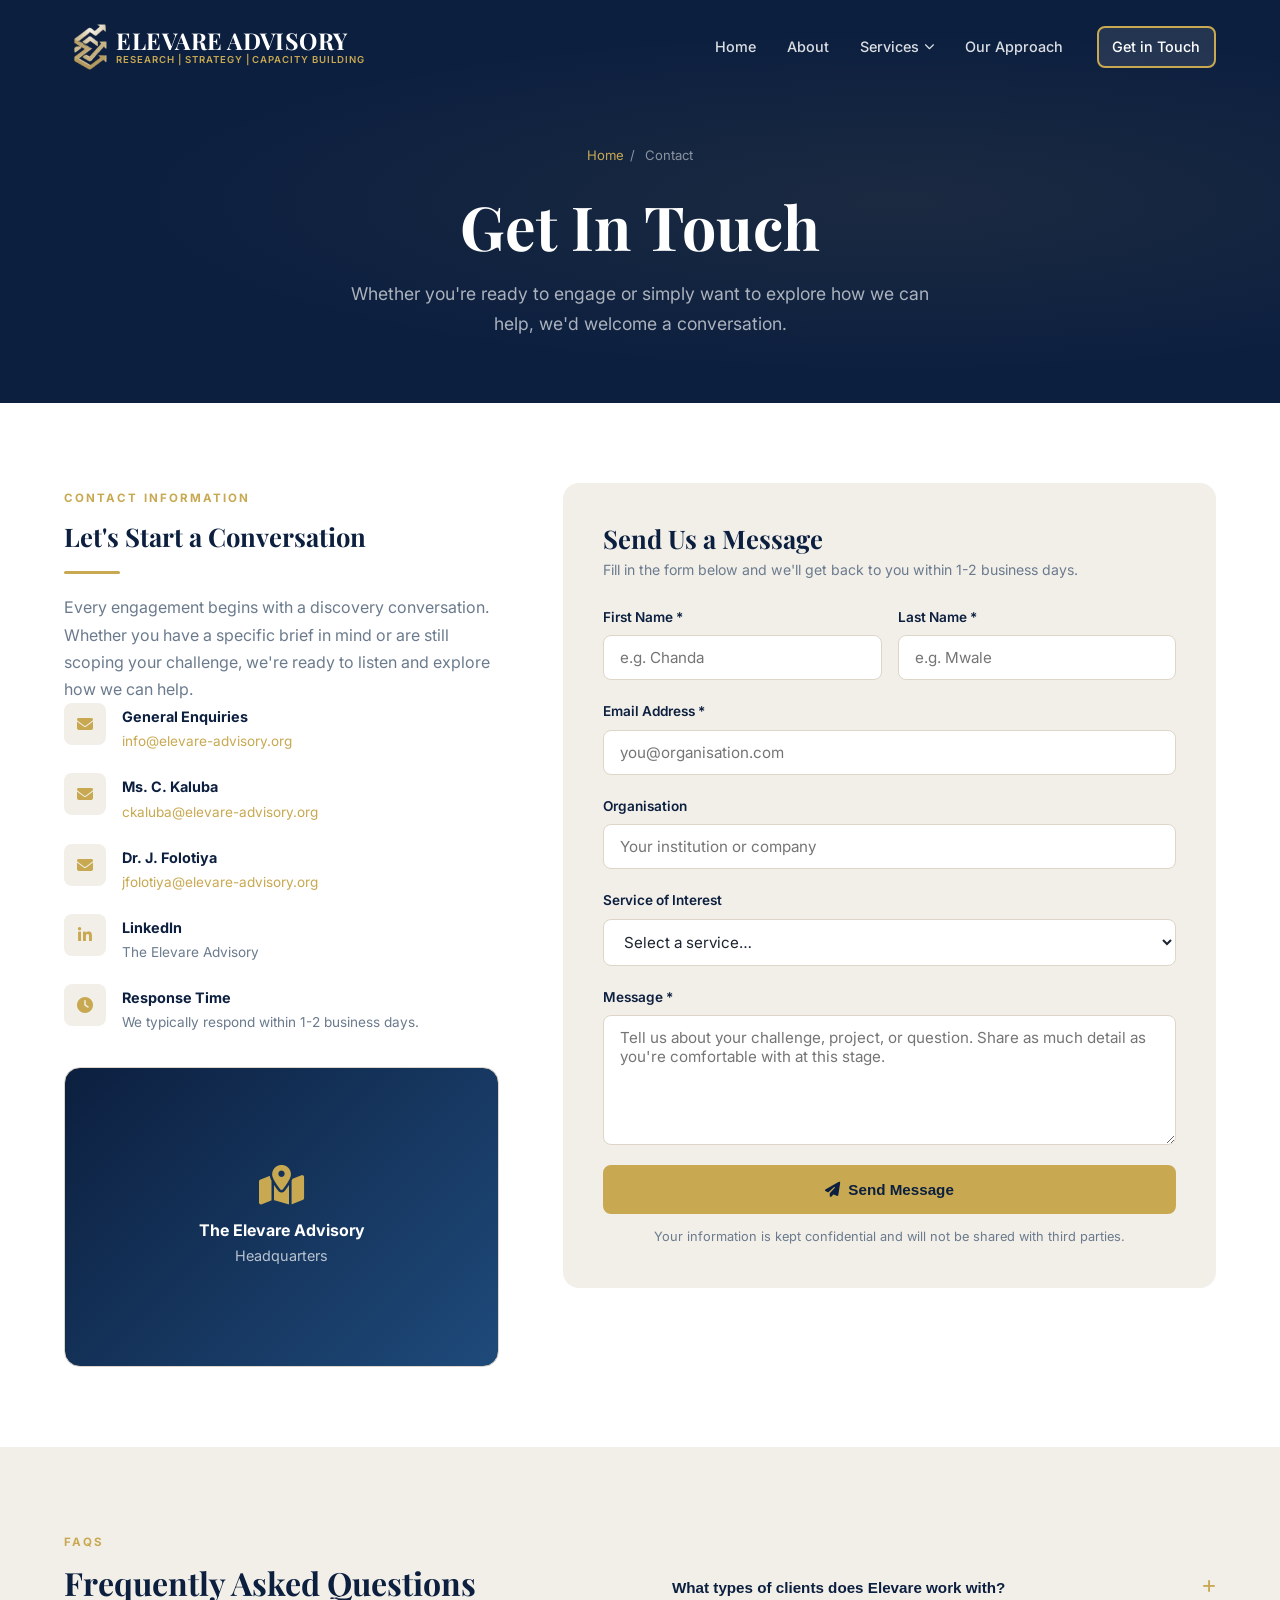
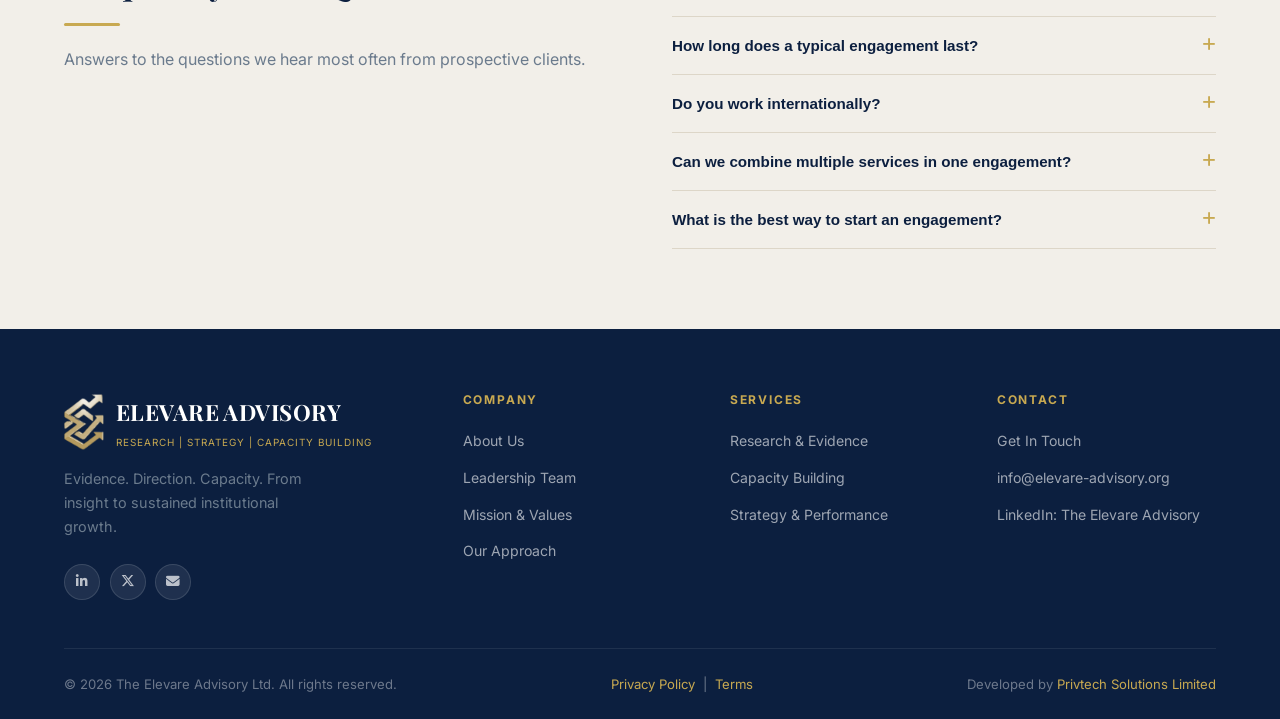
<file: contact.html>
<!DOCTYPE html>
<html lang="en">
<head>
  <meta charset="UTF-8" />
  <meta name="viewport" content="width=device-width, initial-scale=1.0" />
  <title>Contact - The Elevare Advisory</title>
  <meta name="description" content="Contact The Elevare Advisory. Partnering with multilateral institutions, governments, and leading enterprises." />
  <link rel="preconnect" href="https://fonts.googleapis.com" />
  <link rel="preconnect" href="https://fonts.gstatic.com" crossorigin />
  <link href="https://fonts.googleapis.com/css2?family=Playfair+Display:wght@400;500;600;700;800&family=Inter:wght@300;400;500;600;700&display=swap" rel="stylesheet" />
  <link rel="stylesheet" href="https://cdnjs.cloudflare.com/ajax/libs/font-awesome/6.5.0/css/all.min.css" />
  <link rel="stylesheet" href="css/style.css" />
  <style>
    .faq-list { margin-top: 2rem; }
    .faq-item { border-bottom: 1px solid var(--border); }
    .faq-question {
      display: flex; justify-content: space-between; align-items: center;
      padding: 1.25rem 0; cursor: pointer; font-weight: 600; color: var(--navy);
      font-size: 0.95rem; gap: 1rem;
      background: none; border: none; width: 100%; text-align: left;
    }
    .faq-question i { color: var(--gold); transition: transform 0.3s; flex-shrink: 0; }
    .faq-question.open i { transform: rotate(45deg); }
    .faq-answer {
      max-height: 0; overflow: hidden;
      transition: max-height 0.4s ease, padding 0.3s ease;
      font-size: 0.92rem; color: var(--muted);
    }
    .faq-answer.open { max-height: 300px; padding-bottom: 1.25rem; }
    .map-placeholder {
      width: 100%; height: 300px; border-radius: var(--radius-lg);
      background: linear-gradient(135deg, var(--navy) 0%, var(--navy-light) 100%);
      display: flex; flex-direction: column; align-items: center; justify-content: center;
      gap: 0.75rem; margin-top: 2rem; border: 1px solid var(--border);
    }
    .map-placeholder i { font-size: 2.5rem; color: var(--gold); }
    .map-placeholder p { color: rgba(255,255,255,0.7); font-size: 0.9rem; text-align: center; max-width: 220px; }
    .map-placeholder strong { color: var(--white); display: block; font-size: 1rem; }
  </style>
</head>
<body>

  <!-- ── NAVIGATION ── -->
  <nav class="navbar scrolled">
    <div class="container">
      <div class="nav-inner">
        <a href="index.html" class="nav-logo-wrap">
          <img src="logo-icon.png" alt="" class="nav-logo-icon" aria-hidden="true" />
          <div class="nav-logo">
            <span class="nav-logo-name">Elevare Advisory</span>
            <span class="nav-logo-tag">Research | Strategy | Capacity Building</span>
          </div>
        </a>
        <div class="nav-links">
          <a href="index.html">Home</a>
          <a href="about.html">About</a>
          <div class="nav-dropdown-wrap">
            <a href="services.html" class="nav-dropdown-trigger">Services <i class="fa-solid fa-chevron-down nav-chevron"></i></a>
            <div class="nav-dropdown">
              <a href="services.html#research-evidence">Research &amp; Evidence</a>
              <a href="services.html#capacity-building">Capacity Building</a>
              <a href="services.html#strategy-performance">Strategy &amp; Performance</a>
            </div>
          </div>
          <a href="approach.html">Our Approach</a>
          <a href="contact.html" class="btn btn-primary nav-cta active">Get in Touch</a>
        </div>
        <button class="hamburger" aria-label="Toggle menu">
          <span></span><span></span><span></span>
        </button>
      </div>
    </div>
  </nav>

  <!-- ── PAGE HERO ── -->
  <section class="page-hero">
    <div class="container">
      <div class="breadcrumb"><a href="index.html">Home</a><span>/</span> Contact</div>
      <h1 class="page-hero-title">Get In Touch</h1>
      <p class="page-hero-sub">Whether you're ready to engage or simply want to explore how we can help, we'd welcome a conversation.</p>
    </div>
  </section>

  <!-- ── CONTACT SECTION ── -->
  <section class="section contact-section">
    <div class="container">
      <div class="contact-grid">

        <!-- LEFT: Info -->
        <div class="reveal-left">
          <span class="section-label">Contact Information</span>
          <h3>Let's Start a Conversation</h3>
          <div class="gold-line"></div>
          <p>Every engagement begins with a discovery conversation. Whether you have a specific brief in mind or are still scoping your challenge, we're ready to listen and explore how we can help.</p>

          <div class="contact-details">
            <div class="contact-item">
              <div class="contact-item-icon"><i class="fa-solid fa-envelope"></i></div>
              <div class="contact-item-text">
                <strong>General Enquiries</strong>
                <p><a href="mailto:info@elevare-advisory.org" style="color:var(--gold);">info@elevare-advisory.org</a></p>
              </div>
            </div>
            <div class="contact-item">
              <div class="contact-item-icon"><i class="fa-solid fa-envelope"></i></div>
              <div class="contact-item-text">
                <strong>Ms. C. Kaluba</strong>
                <p><a href="mailto:ckaluba@elevare-advisory.org" style="color:var(--gold);">ckaluba@elevare-advisory.org</a></p>
              </div>
            </div>
            <div class="contact-item">
              <div class="contact-item-icon"><i class="fa-solid fa-envelope"></i></div>
              <div class="contact-item-text">
                <strong>Dr. J. Folotiya</strong>
                <p><a href="mailto:jfolotiya@elevare-advisory.org" style="color:var(--gold);">jfolotiya@elevare-advisory.org</a></p>
              </div>
            </div>
            <div class="contact-item">
              <div class="contact-item-icon"><i class="fa-brands fa-linkedin-in"></i></div>
              <div class="contact-item-text">
                <strong>LinkedIn</strong>
                <p>The Elevare Advisory</p>
              </div>
            </div>
            <div class="contact-item">
              <div class="contact-item-icon"><i class="fa-solid fa-clock"></i></div>
              <div class="contact-item-text">
                <strong>Response Time</strong>
                <p>We typically respond within 1-2 business days.</p>
              </div>
            </div>
          </div>

          <!-- Map placeholder -->
          <div class="map-placeholder">
            <i class="fa-solid fa-map-location-dot"></i>
            <p><strong>The Elevare Advisory</strong>Headquarters</p>
          </div>
        </div>

        <!-- RIGHT: Form -->
        <div class="reveal-right">
          <div class="contact-form">
            <h3 style="margin-bottom:0.25rem;">Send Us a Message</h3>
            <p style="font-size:0.88rem;margin-bottom:1.5rem;">Fill in the form below and we'll get back to you within 1-2 business days.</p>

            <form id="contactForm" novalidate>
              <div class="form-row">
                <div class="form-group">
                  <label for="firstName">First Name *</label>
                  <input type="text" id="firstName" name="firstName" placeholder="e.g. Chanda" required />
                </div>
                <div class="form-group">
                  <label for="lastName">Last Name *</label>
                  <input type="text" id="lastName" name="lastName" placeholder="e.g. Mwale" required />
                </div>
              </div>
              <div class="form-group">
                <label for="email">Email Address *</label>
                <input type="email" id="email" name="email" placeholder="you@organisation.com" required />
              </div>
              <div class="form-group">
                <label for="organisation">Organisation</label>
                <input type="text" id="organisation" name="organisation" placeholder="Your institution or company" />
              </div>
              <div class="form-group">
                <label for="service">Service of Interest</label>
                <select id="service" name="service">
                  <option value="" disabled selected>Select a service…</option>
                  <option>Research &amp; Evidence</option>
                  <option>Capacity Building</option>
                  <option>Strategy &amp; Performance</option>
                  <option>General Enquiry</option>
                  <option>Multiple Services</option>
                </select>
              </div>
              <div class="form-group">
                <label for="message">Message *</label>
                <textarea id="message" name="message" placeholder="Tell us about your challenge, project, or question. Share as much detail as you're comfortable with at this stage." required></textarea>
              </div>
              <button type="submit" class="btn btn-primary form-submit">
                <i class="fa-solid fa-paper-plane"></i> Send Message
              </button>
              <p class="form-notice">Your information is kept confidential and will not be shared with third parties.</p>
            </form>
          </div>
        </div>

      </div>
    </div>
  </section>

  <!-- ── FAQ ── -->
  <section class="section" style="background:var(--light);">
    <div class="container">
      <div class="grid-2" style="align-items:start;gap:4rem;">
        <div class="reveal-left">
          <span class="section-label">FAQs</span>
          <h2 class="section-title" style="font-size:2rem;">Frequently Asked Questions</h2>
          <div class="gold-line"></div>
          <p>Answers to the questions we hear most often from prospective clients.</p>
        </div>
        <div class="faq-list reveal-right">
          <div class="faq-item">
            <button class="faq-question">
              What types of clients does Elevare work with?
              <i class="fa-solid fa-plus"></i>
            </button>
            <div class="faq-answer">We work with multilateral institutions (UNDP, UNICEF, USAID and others), government ministries, corporate institutions, development partners, and foundations.</div>
          </div>
          <div class="faq-item">
            <button class="faq-question">
              How long does a typical engagement last?
              <i class="fa-solid fa-plus"></i>
            </button>
            <div class="faq-answer">Engagement length varies by scope. A focused research study may run 6-12 weeks. A full institutional transformation programme may span 6-18 months. We are flexible and can design phased approaches where appropriate.</div>
          </div>
          <div class="faq-item">
            <button class="faq-question">
              Do you work internationally?
              <i class="fa-solid fa-plus"></i>
            </button>
            <div class="faq-answer">Yes. We have experience delivering engagements across multiple countries and are familiar with diverse institutional contexts. We design our approach to fit the specific context of each engagement.</div>
          </div>
          <div class="faq-item">
            <button class="faq-question">
              Can we combine multiple services in one engagement?
              <i class="fa-solid fa-plus"></i>
            </button>
            <div class="faq-answer">Absolutely. In fact, some of our most impactful engagements combine two or more pillars into an integrated programme. We will design the right combination based on your specific challenge.</div>
          </div>
          <div class="faq-item">
            <button class="faq-question">
              What is the best way to start an engagement?
              <i class="fa-solid fa-plus"></i>
            </button>
            <div class="faq-answer">The best starting point is a brief discovery conversation, and no formal brief is required. Use the contact form above or reach out directly via email, and we will schedule an initial call to understand your context and explore how we can help.</div>
          </div>
        </div>
      </div>
    </div>
  </section>

  <!-- ── FOOTER ── -->
  <footer class="footer">
    <div class="container">
      <div class="footer-grid">
        <div class="footer-brand">
          <div class="footer-logo">
            <img src="logo-icon.png" alt="" class="footer-logo-icon" aria-hidden="true" />
            <div>
              <span class="footer-logo-name">Elevare Advisory</span>
              <span class="footer-logo-tag">Research | Strategy | Capacity Building</span>
            </div>
          </div>
          <p class="footer-tagline">Evidence. Direction. Capacity. From insight to sustained institutional growth.</p>
          <div class="footer-social">
            <a href="#" class="social-btn" aria-label="LinkedIn"><i class="fa-brands fa-linkedin-in"></i></a>
            <a href="#" class="social-btn" aria-label="Twitter/X"><i class="fa-brands fa-x-twitter"></i></a>
            <a href="#" class="social-btn" aria-label="Email"><i class="fa-solid fa-envelope"></i></a>
          </div>
        </div>
        <div class="footer-col">
          <h5>Company</h5>
          <ul>
            <li><a href="about.html">About Us</a></li>
            <li><a href="about.html#team">Leadership Team</a></li>
            <li><a href="about.html#values">Mission &amp; Values</a></li>
            <li><a href="approach.html">Our Approach</a></li>
          </ul>
        </div>
        <div class="footer-col">
          <h5>Services</h5>
          <ul>
            <li><a href="services.html#research-evidence">Research &amp; Evidence</a></li>
            <li><a href="services.html#capacity-building">Capacity Building</a></li>
            <li><a href="services.html#strategy-performance">Strategy &amp; Performance</a></li>
          </ul>
        </div>
        <div class="footer-col">
          <h5>Contact</h5>
          <ul>
            <li><a href="contact.html">Get In Touch</a></li>
            <li><a href="mailto:info@elevare-advisory.org">info@elevare-advisory.org</a></li>
            <li><a href="#">LinkedIn: The Elevare Advisory</a></li>
          </ul>
        </div>
      </div>
      <div class="footer-bottom">
        <span>&copy; 2026 The Elevare Advisory Ltd. All rights reserved.</span>
        <span><a href="#">Privacy Policy</a> &nbsp;|&nbsp; <a href="#">Terms</a></span>
        <span>Developed by <a href="https://www.privtech.net" target="_blank" rel="noopener noreferrer">Privtech Solutions Limited</a></span>
      </div>
    </div>
  </footer>

  <script src="js/main.js"></script>
  <script src="js/content.js"></script>
</body>
</html>
</file>
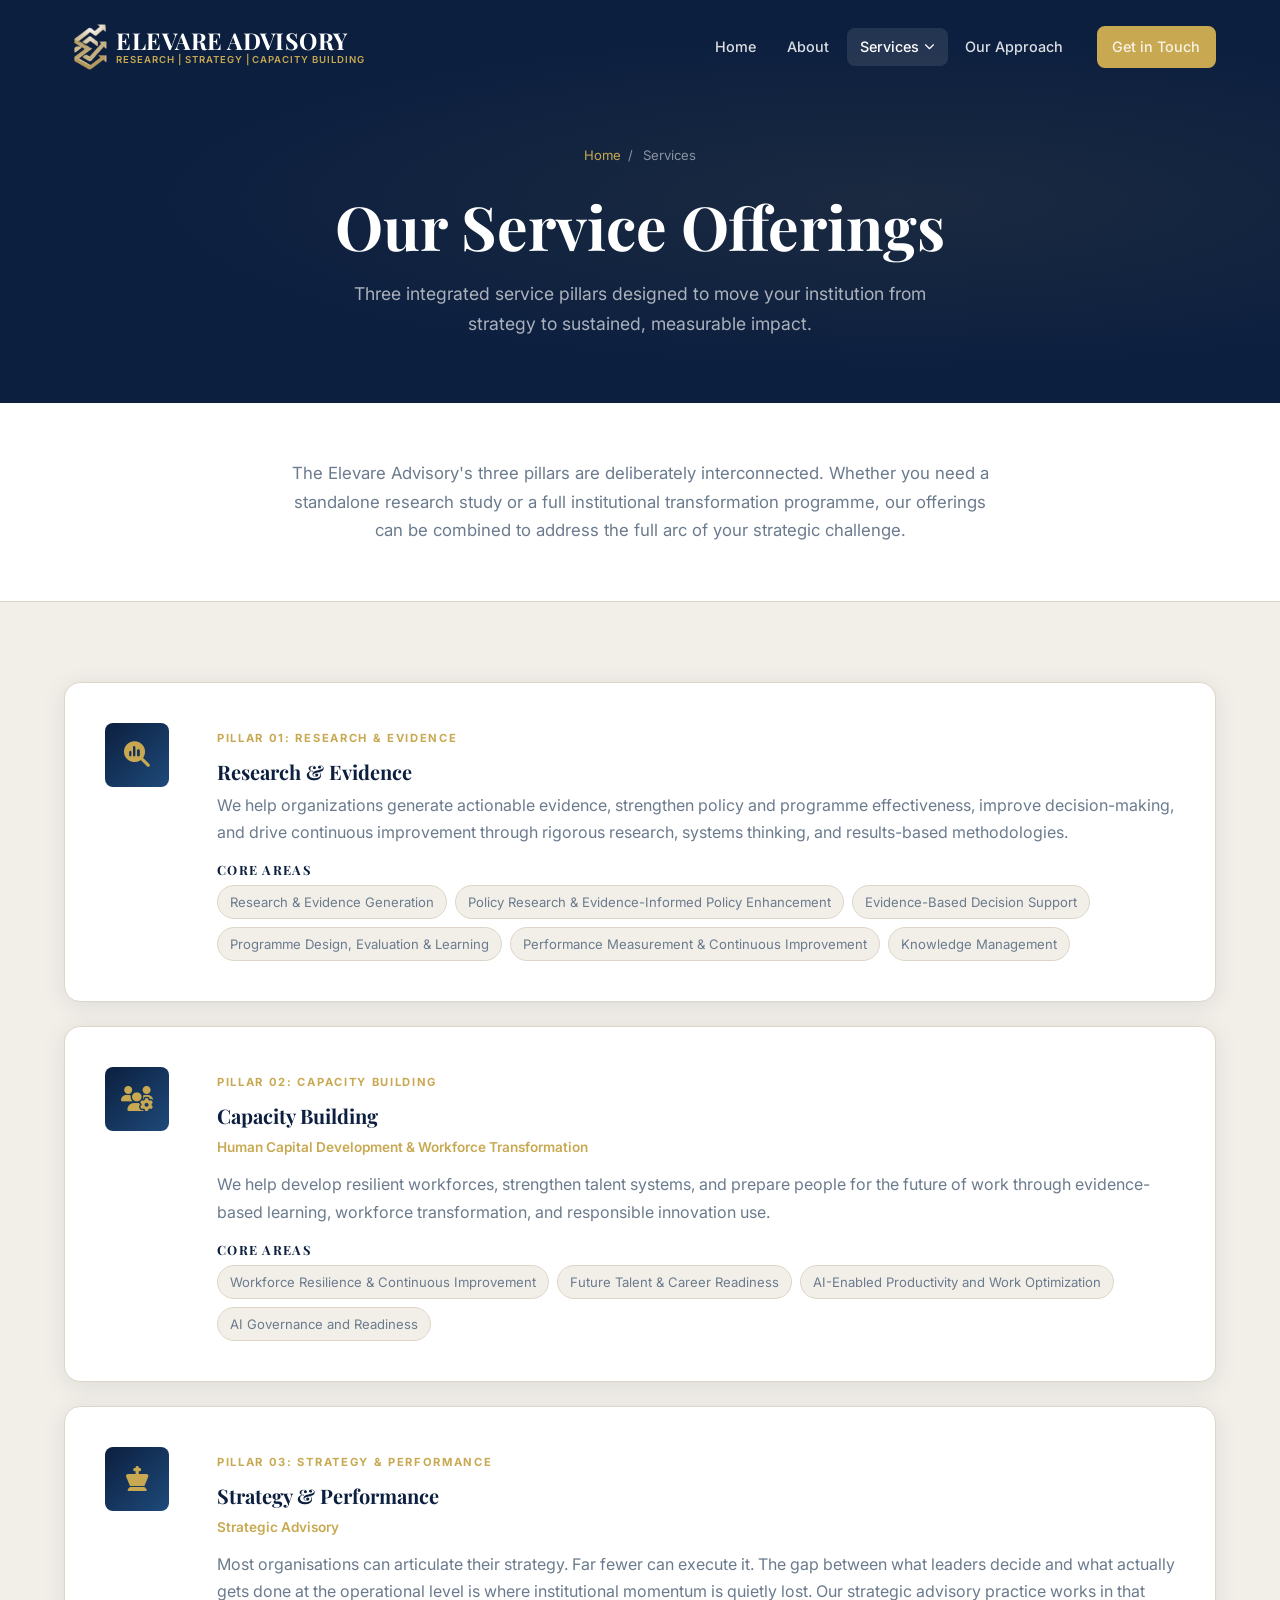
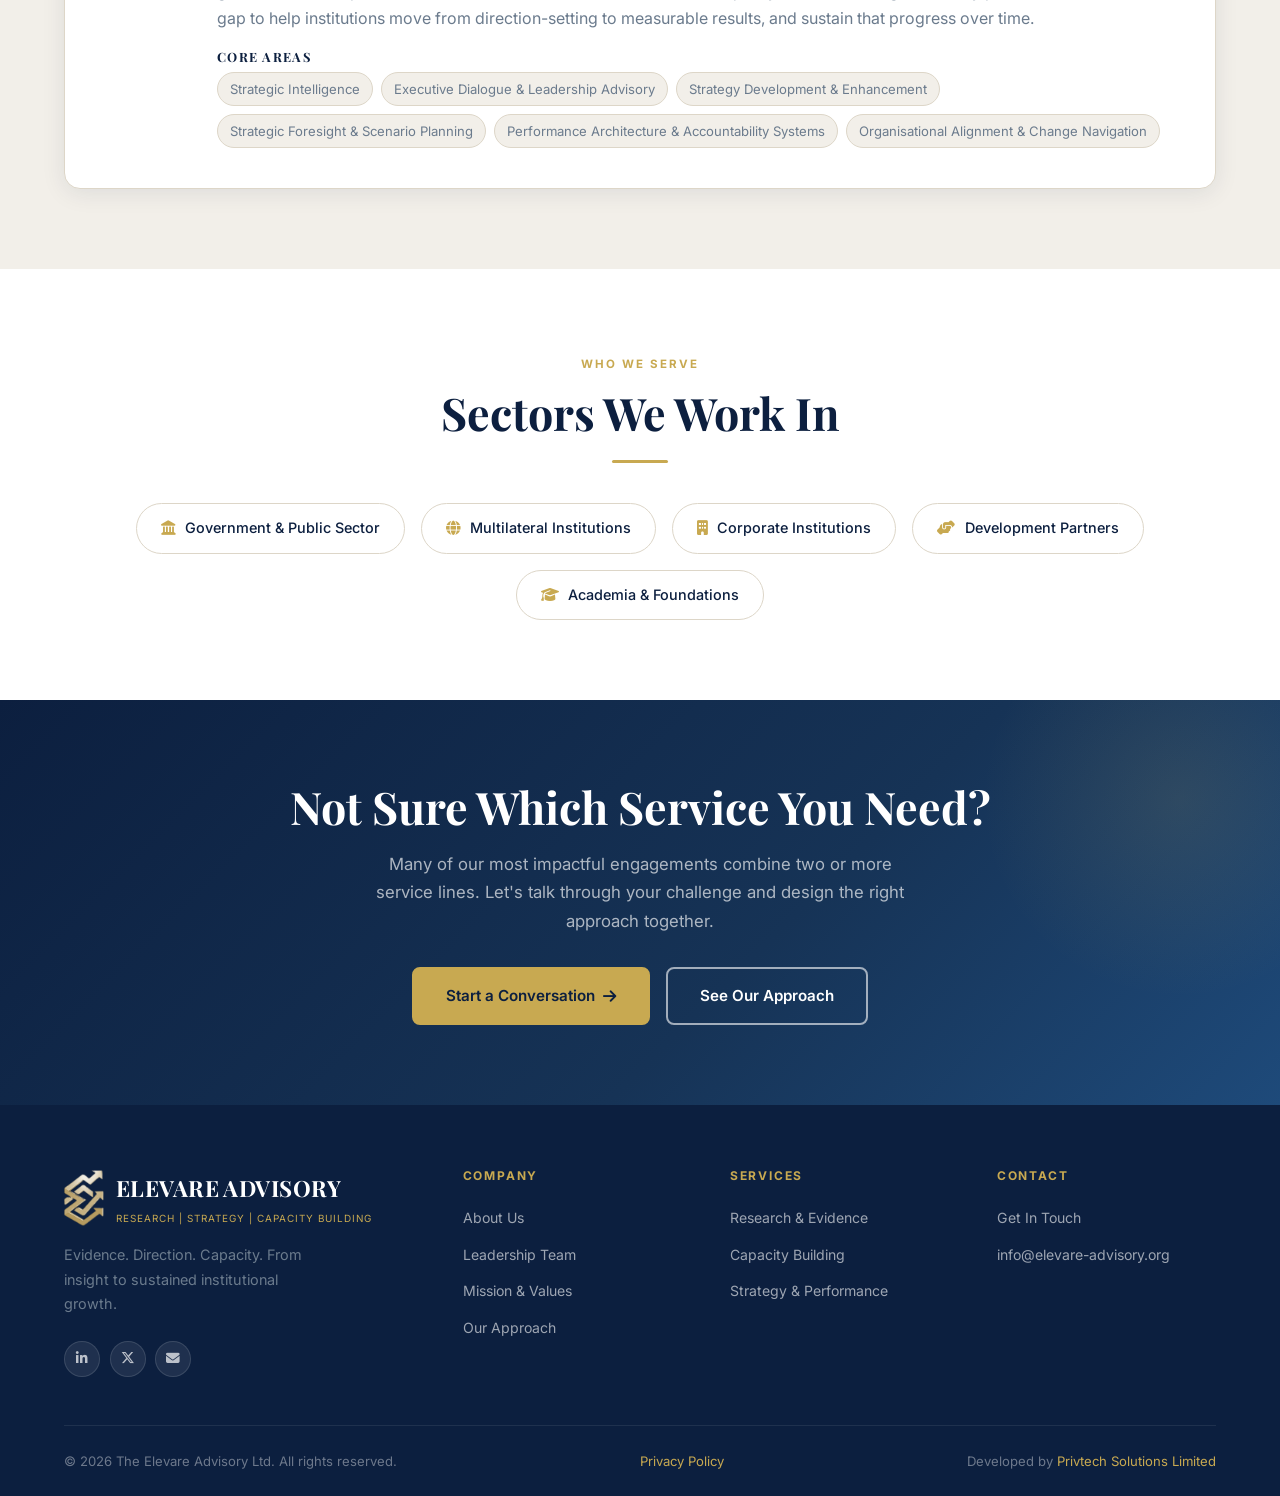
<file: services.html>
<!DOCTYPE html>
<html lang="en">
<head>
  <meta charset="UTF-8" />
  <meta name="viewport" content="width=device-width, initial-scale=1.0" />
  <title>Services - The Elevare Advisory</title>
  <meta name="description" content="Explore The Elevare Advisory's three integrated service pillars: Research &amp; Evidence, Capacity Building, and Strategy &amp; Performance." />
  <link rel="preconnect" href="https://fonts.googleapis.com" />
  <link rel="preconnect" href="https://fonts.gstatic.com" crossorigin />
  <link href="https://fonts.googleapis.com/css2?family=Playfair+Display:wght@400;500;600;700;800&family=Inter:wght@300;400;500;600;700&display=swap" rel="stylesheet" />
  <link rel="stylesheet" href="https://cdnjs.cloudflare.com/ajax/libs/font-awesome/6.5.0/css/all.min.css" />
  <link rel="stylesheet" href="css/style.css" />
  <style>
    .service-full {
      display: grid; grid-template-columns: 80px 1fr; gap: 2rem;
      background: var(--white); border-radius: var(--radius-lg);
      padding: 2.5rem; box-shadow: var(--shadow);
      border: 1px solid var(--border);
      transition: var(--transition);
      scroll-margin-top: 110px;
    }
    .service-full:hover { box-shadow: var(--shadow-lg); border-color: var(--gold); }
    .service-full-icon {
      width: 64px; height: 64px; border-radius: var(--radius);
      background: linear-gradient(135deg, var(--navy), var(--navy-light));
      display: flex; align-items: center; justify-content: center;
      font-size: 1.6rem; color: var(--gold); flex-shrink: 0;
    }
    .service-full-body h3 { font-size: 1.25rem; margin-bottom: 0.5rem; }
    .service-full-body .service-tag {
      display: inline-block; font-size: 0.7rem; font-weight: 700;
      letter-spacing: 0.15em; text-transform: uppercase;
      color: var(--gold); margin-bottom: 0.75rem;
    }
    .service-full-body p { margin-bottom: 1rem; }
    .service-includes { margin-top: 1rem; }
    .service-includes h5 { font-size: 0.8rem; font-weight: 700; text-transform: uppercase; letter-spacing: 0.1em; color: var(--navy); margin-bottom: 0.5rem; }
    .service-includes ul { display: flex; flex-wrap: wrap; gap: 0.5rem; }
    .service-includes ul li {
      font-size: 0.82rem; color: var(--muted);
      background: var(--light); border: 1px solid var(--border);
      padding: 0.3rem 0.75rem; border-radius: 100px;
    }
    .services-full-grid { display: flex; flex-direction: column; gap: 1.5rem; }
    @media (max-width: 600px) {
      .service-full { grid-template-columns: 1fr; }
      .service-full-icon { width: 52px; height: 52px; font-size: 1.3rem; }
    }
  </style>
</head>
<body>

  <!-- ── NAVIGATION ── -->
  <nav class="navbar scrolled">
    <div class="container">
      <div class="nav-inner">
        <a href="index.html" class="nav-logo-wrap">
          <img src="logo-icon.png" alt="" class="nav-logo-icon" aria-hidden="true" />
          <div class="nav-logo">
            <span class="nav-logo-name">Elevare Advisory</span>
            <span class="nav-logo-tag">Research | Strategy | Capacity Building</span>
          </div>
        </a>
        <div class="nav-links">
          <a href="index.html">Home</a>
          <a href="about.html">About</a>
          <div class="nav-dropdown-wrap">
            <a href="services.html" class="nav-dropdown-trigger active">Services <i class="fa-solid fa-chevron-down nav-chevron"></i></a>
            <div class="nav-dropdown">
              <a href="services.html#research-evidence">Research &amp; Evidence</a>
              <a href="services.html#capacity-building">Capacity Building</a>
              <a href="services.html#strategy-performance">Strategy &amp; Performance</a>
            </div>
          </div>
          <a href="approach.html">Our Approach</a>
          <a href="contact.html" class="btn btn-primary nav-cta">Get in Touch</a>
        </div>
        <button class="hamburger" aria-label="Toggle menu">
          <span></span><span></span><span></span>
        </button>
      </div>
    </div>
  </nav>

  <!-- ── PAGE HERO ── -->
  <section class="page-hero">
    <div class="container">
      <div class="breadcrumb"><a href="index.html">Home</a><span>/</span> Services</div>
      <h1 class="page-hero-title">Our Service Offerings</h1>
      <p class="page-hero-sub">Three integrated service pillars designed to move your institution from strategy to sustained, measurable impact.</p>
    </div>
  </section>

  <!-- ── SERVICES INTRO ── -->
  <section class="section-sm" style="background:var(--white);border-bottom:1px solid var(--border);">
    <div class="container section-center reveal">
      <p style="max-width:700px;margin:0 auto;font-size:1.05rem;">The Elevare Advisory's three pillars are deliberately interconnected. Whether you need a standalone research study or a full institutional transformation programme, our offerings can be combined to address the full arc of your strategic challenge.</p>
    </div>
  </section>

  <!-- ── SERVICES LIST ── -->
  <section class="section" style="background:var(--light);">
    <div class="container">
      <div class="services-full-grid">

        <div class="service-full reveal" id="research-evidence">
          <div class="service-full-icon"><i class="fa-solid fa-magnifying-glass-chart"></i></div>
          <div class="service-full-body">
            <span class="service-tag">Pillar 01: Research &amp; Evidence</span>
            <h3>Research &amp; Evidence</h3>
            <p>We help organizations generate actionable evidence, strengthen policy and programme effectiveness, improve decision-making, and drive continuous improvement through rigorous research, systems thinking, and results-based methodologies.</p>
            <div class="service-includes">
              <h5>Core Areas</h5>
              <ul>
                <li>Research &amp; Evidence Generation</li>
                <li>Policy Research &amp; Evidence-Informed Policy Enhancement</li>
                <li>Evidence-Based Decision Support</li>
                <li>Programme Design, Evaluation &amp; Learning</li>
                <li>Performance Measurement &amp; Continuous Improvement</li>
                <li>Knowledge Management</li>
              </ul>
            </div>
          </div>
        </div>

        <div class="service-full reveal" id="capacity-building">
          <div class="service-full-icon"><i class="fa-solid fa-users-gear"></i></div>
          <div class="service-full-body">
            <span class="service-tag">Pillar 02: Capacity Building</span>
            <h3>Capacity Building</h3>
            <p style="color:var(--gold);font-weight:600;font-size:0.85rem;margin-bottom:0.75rem;">Human Capital Development &amp; Workforce Transformation</p>
            <p>We help develop resilient workforces, strengthen talent systems, and prepare people for the future of work through evidence-based learning, workforce transformation, and responsible innovation use.</p>
            <div class="service-includes">
              <h5>Core Areas</h5>
              <ul>
                <li>Workforce Resilience &amp; Continuous Improvement</li>
                <li>Future Talent &amp; Career Readiness</li>
                <li>AI-Enabled Productivity and Work Optimization</li>
                <li>AI Governance and Readiness</li>
              </ul>
            </div>
          </div>
        </div>

        <div class="service-full reveal" id="strategy-performance">
          <div class="service-full-icon"><i class="fa-solid fa-chess-king"></i></div>
          <div class="service-full-body">
            <span class="service-tag">Pillar 03: Strategy &amp; Performance</span>
            <h3>Strategy &amp; Performance</h3>
            <p style="color:var(--gold);font-weight:600;font-size:0.85rem;margin-bottom:0.75rem;">Strategic Advisory</p>
            <p>Most organisations can articulate their strategy. Far fewer can execute it. The gap between what leaders decide and what actually gets done at the operational level is where institutional momentum is quietly lost. Our strategic advisory practice works in that gap to help institutions move from direction-setting to measurable results, and sustain that progress over time.</p>
            <div class="service-includes">
              <h5>Core Areas</h5>
              <ul>
                <li>Strategic Intelligence</li>
                <li>Executive Dialogue &amp; Leadership Advisory</li>
                <li>Strategy Development &amp; Enhancement</li>
                <li>Strategic Foresight &amp; Scenario Planning</li>
                <li>Performance Architecture &amp; Accountability Systems</li>
                <li>Organisational Alignment &amp; Change Navigation</li>
              </ul>
            </div>
          </div>
        </div>

      </div>
    </div>
  </section>

  <!-- ── SECTORS ── -->
  <section class="section sectors-section">
    <div class="container section-center">
      <span class="section-label reveal">Who We Serve</span>
      <h2 class="section-title reveal">Sectors We Work In</h2>
      <div class="gold-line gold-line-center reveal"></div>
      <div class="sectors-row">
        <div class="sector-chip reveal"><i class="fa-solid fa-landmark"></i> Government &amp; Public Sector</div>
        <div class="sector-chip reveal"><i class="fa-solid fa-globe"></i> Multilateral Institutions</div>
        <div class="sector-chip reveal"><i class="fa-solid fa-building"></i> Corporate Institutions</div>
        <div class="sector-chip reveal"><i class="fa-solid fa-hands-helping"></i> Development Partners</div>
        <div class="sector-chip reveal"><i class="fa-solid fa-graduation-cap"></i> Academia &amp; Foundations</div>
      </div>
    </div>
  </section>

  <!-- ── CTA ── -->
  <section class="cta-banner reveal">
    <div class="container">
      <h2>Not Sure Which Service You Need?</h2>
      <p>Many of our most impactful engagements combine two or more service lines. Let's talk through your challenge and design the right approach together.</p>
      <div class="cta-actions">
        <a href="contact.html" class="btn btn-primary">Start a Conversation <i class="fa-solid fa-arrow-right"></i></a>
        <a href="approach.html" class="btn btn-outline">See Our Approach</a>
      </div>
    </div>
  </section>

  <!-- ── FOOTER ── -->
  <footer class="footer">
    <div class="container">
      <div class="footer-grid">
        <div class="footer-brand">
          <div class="footer-logo">
            <img src="logo-icon.png" alt="" class="footer-logo-icon" aria-hidden="true" />
            <div>
              <span class="footer-logo-name">Elevare Advisory</span>
              <span class="footer-logo-tag">Research | Strategy | Capacity Building</span>
            </div>
          </div>
          <p class="footer-tagline">Evidence. Direction. Capacity. From insight to sustained institutional growth.</p>
          <div class="footer-social">
            <a href="#" class="social-btn" aria-label="LinkedIn"><i class="fa-brands fa-linkedin-in"></i></a>
            <a href="#" class="social-btn" aria-label="Twitter/X"><i class="fa-brands fa-x-twitter"></i></a>
            <a href="#" class="social-btn" aria-label="Email"><i class="fa-solid fa-envelope"></i></a>
          </div>
        </div>
        <div class="footer-col">
          <h5>Company</h5>
          <ul>
            <li><a href="about.html">About Us</a></li>
            <li><a href="about.html#team">Leadership Team</a></li>
            <li><a href="about.html#values">Mission &amp; Values</a></li>
            <li><a href="approach.html">Our Approach</a></li>
          </ul>
        </div>
        <div class="footer-col">
          <h5>Services</h5>
          <ul>
            <li><a href="services.html#research-evidence">Research &amp; Evidence</a></li>
            <li><a href="services.html#capacity-building">Capacity Building</a></li>
            <li><a href="services.html#strategy-performance">Strategy &amp; Performance</a></li>
          </ul>
        </div>
        <div class="footer-col">
          <h5>Contact</h5>
          <ul>
            <li><a href="contact.html">Get In Touch</a></li>
            <li><a href="mailto:info@elevare-advisory.org">info@elevare-advisory.org</a></li>
          </ul>
        </div>
      </div>
      <div class="footer-bottom">
        <span>&copy; 2026 The Elevare Advisory Ltd. All rights reserved.</span>
        <span><a href="#">Privacy Policy</a></span>
        <span>Developed by <a href="https://www.privtech.net" target="_blank" rel="noopener noreferrer">Privtech Solutions Limited</a></span>
      </div>
    </div>
  </footer>

  <script src="js/main.js"></script>
  <script src="js/content.js"></script>
</body>
</html>
</file>
<file: css/style.css>
/* ============================================
   THE ELEVARE ADVISORY - Main Stylesheet
   ============================================ */

*, *::before, *::after { box-sizing: border-box; margin: 0; padding: 0; }
html { scroll-behavior: smooth; font-size: 16px; }
body { font-family: 'Inter', sans-serif; color: #1C2430; background: #FAFAF8; line-height: 1.7; -webkit-font-smoothing: antialiased; }
img { max-width: 100%; height: auto; display: block; }
a { text-decoration: none; color: inherit; }
ul { list-style: none; }

/* ── Variables ── */
:root {
  --navy:        #0C1F3F;
  --navy-mid:    #163356;
  --navy-light:  #1E4A7A;
  --gold:        #C8A951;
  --gold-light:  #E8CC7A;
  --gold-dim:    #A8892C;
  --cream:       #FAFAF8;
  --light:       #F2EFE9;
  --border:      #DDD6C8;
  --text:        #1C2430;
  --muted:       #6B7B8D;
  --white:       #FFFFFF;
  --shadow:      0 4px 24px rgba(12,31,63,0.09);
  --shadow-lg:   0 16px 56px rgba(12,31,63,0.15);
  --radius:      8px;
  --radius-lg:   16px;
  --transition:  0.3s ease;
  --max-width:   1200px;
}

/* ── Typography ── */
h1, h2, h3, h4, h5 {
  font-family: 'Playfair Display', serif;
  line-height: 1.2;
  color: var(--navy);
}
h1 { font-size: clamp(2.2rem, 5vw, 3.8rem); }
h2 { font-size: clamp(1.8rem, 3.5vw, 2.8rem); }
h3 { font-size: clamp(1.2rem, 2.5vw, 1.6rem); }
h4 { font-size: 1.15rem; font-family: 'Inter', sans-serif; font-weight: 600; }
p  { color: var(--muted); font-size: 1rem; }

.section-label {
  display: inline-block;
  font-size: 0.72rem;
  font-weight: 700;
  letter-spacing: 0.18em;
  text-transform: uppercase;
  color: var(--gold);
  margin-bottom: 0.75rem;
}
.section-title { margin-bottom: 1rem; }
.section-intro  { color: var(--muted); font-size: 1.05rem; max-width: 620px; margin: 0 auto 3rem; }

/* ── Layout ── */
.container { width: 100%; max-width: var(--max-width); margin: 0 auto; padding: 0 1.5rem; }
.section    { padding: 5rem 0; }
.section-sm { padding: 3.5rem 0; }
.section-center { text-align: center; }
.grid-2 { display: grid; grid-template-columns: 1fr 1fr; gap: 2.5rem; align-items: center; }
.grid-3 { display: grid; grid-template-columns: repeat(3, 1fr); gap: 2rem; }
.grid-4 { display: grid; grid-template-columns: repeat(4, 1fr); gap: 2rem; }

/* ── Buttons ── */
.btn {
  display: inline-flex; align-items: center; gap: 0.5rem;
  padding: 0.875rem 2rem;
  border-radius: var(--radius);
  font-weight: 600; font-size: 0.95rem;
  cursor: pointer; border: 2px solid transparent;
  transition: var(--transition); white-space: nowrap;
}
.btn-primary {
  background: var(--gold); color: var(--navy);
  border-color: var(--gold);
}
.btn-primary:hover { background: var(--gold-dim); border-color: var(--gold-dim); transform: translateY(-2px); box-shadow: 0 8px 24px rgba(200,169,81,0.35); }
.btn-outline {
  background: transparent; color: var(--white);
  border-color: rgba(255,255,255,0.6);
}
.btn-outline:hover { background: rgba(255,255,255,0.1); border-color: var(--white); }
.btn-navy {
  background: var(--navy); color: var(--white);
  border-color: var(--navy);
}
.btn-navy:hover { background: var(--navy-mid); transform: translateY(-2px); }

/* ── Logo ── */
.nav-logo-wrap {
  display: flex;
  align-items: center;
  gap: 0.6rem;
  padding: 4px 10px;
  transition: var(--transition);
  flex-shrink: 0;
}
.nav-logo-wrap:hover { opacity: 0.85; }
.nav-logo-icon { height: 46px; width: auto; display: block; flex-shrink: 0; }
.footer-logo {
  display: flex; align-items: center; gap: 0.75rem; margin-bottom: 1rem;
}
.footer-logo-icon { height: 56px; width: auto; display: block; flex-shrink: 0; }

/* ── Navigation ── */
.navbar {
  position: fixed; top: 0; left: 0; right: 0; z-index: 1000;
  padding: 1.25rem 0;
  transition: background 0.4s ease, box-shadow 0.4s ease, padding 0.4s ease;
}
.navbar.scrolled {
  background: var(--navy);
  box-shadow: 0 4px 24px rgba(0,0,0,0.25);
  padding: 0.75rem 0;
}
.nav-inner {
  display: flex; align-items: center; justify-content: space-between;
}
.nav-logo {
  display: flex; flex-direction: column; line-height: 1;
}
.nav-logo-name {
  font-family: 'Playfair Display', serif;
  font-size: 1.45rem; font-weight: 700;
  text-transform: uppercase;
  color: var(--white); letter-spacing: 0.02em;
}
.nav-logo-tag {
  font-size: 0.6rem; font-weight: 600;
  letter-spacing: 0.1em; text-transform: uppercase;
  color: var(--gold); margin-top: 3px;
}
.nav-links {
  display: flex; align-items: center; gap: 0.25rem;
}
.nav-links a {
  color: rgba(255,255,255,0.85);
  font-size: 0.9rem; font-weight: 500;
  padding: 0.4rem 0.85rem;
  border-radius: var(--radius);
  transition: var(--transition);
}
.nav-links a:hover, .nav-links a.active {
  color: var(--white);
  background: rgba(255,255,255,0.1);
}
.nav-cta { margin-left: 1rem; }
.hamburger { display: none; flex-direction: column; gap: 5px; cursor: pointer; padding: 4px; }
.hamburger span { display: block; width: 24px; height: 2px; background: var(--white); border-radius: 2px; transition: var(--transition); }

/* ── Nav Dropdown ── */
.nav-dropdown-wrap { position: relative; }
.nav-dropdown-trigger {
  display: flex; align-items: center; gap: 0.3rem;
  color: rgba(255,255,255,0.85); font-size: 0.9rem; font-weight: 500;
  padding: 0.4rem 0.85rem; border-radius: var(--radius);
  transition: var(--transition); cursor: pointer;
}
.nav-dropdown-trigger:hover, .nav-dropdown-wrap:hover .nav-dropdown-trigger {
  color: var(--white); background: rgba(255,255,255,0.1);
}
.nav-chevron { font-size: 0.65rem; transition: transform 0.3s; }
.nav-dropdown-wrap:hover .nav-chevron { transform: rotate(180deg); }
.nav-dropdown {
  position: absolute; top: calc(100% + 0.4rem); left: 50%;
  transform: translateX(-50%);
  min-width: 230px; background: var(--navy-mid);
  border-radius: var(--radius); box-shadow: var(--shadow-lg);
  border: 1px solid rgba(255,255,255,0.12);
  opacity: 0; visibility: hidden;
  transition: opacity 0.25s ease, visibility 0.25s ease;
  padding: 0.4rem 0; z-index: 200;
}
.nav-dropdown-wrap:hover .nav-dropdown { opacity: 1; visibility: visible; }
.nav-dropdown a {
  display: block; padding: 0.55rem 1.2rem;
  color: rgba(255,255,255,0.82); font-size: 0.875rem; font-weight: 500;
  border-radius: 0; background: none;
}
.nav-dropdown a:hover { background: rgba(255,255,255,0.1); color: var(--white); }

/* ── Team Photo ── */
.team-photo { width: 100%; height: 340px; object-fit: contain; background: var(--light); display: block; }

/* ── Slideshow / Hero ── */
.slideshow {
  position: relative; width: 100%; height: 100vh; min-height: 600px;
  overflow: hidden; background: var(--navy);
}
.slide {
  position: absolute; inset: 0;
  opacity: 0; transition: opacity 1s ease;
  background-size: cover; background-position: center;
  pointer-events: none;
}
.slide.active { opacity: 1; pointer-events: auto; }
.slide-overlay {
  position: absolute; inset: 0;
  background: linear-gradient(135deg, rgba(12,31,63,0.82) 0%, rgba(12,31,63,0.55) 60%, rgba(12,31,63,0.35) 100%);
}
.slide-content {
  position: absolute; bottom: 0; left: 0; right: 0; top: 0;
  display: flex; align-items: center;
}
.slide-content .container { width: 100%; }
.slide-text { max-width: 680px; }
.slide-eyebrow {
  display: inline-block; font-size: 0.7rem; font-weight: 700;
  letter-spacing: 0.22em; text-transform: uppercase;
  color: var(--gold); margin-bottom: 1rem;
  padding: 0.35rem 0.9rem;
  border: 1px solid rgba(200,169,81,0.4);
  border-radius: 100px;
  backdrop-filter: blur(4px);
}
.slide-title {
  font-family: 'Playfair Display', serif;
  font-size: clamp(2rem, 5vw, 3.6rem);
  color: var(--white); line-height: 1.15;
  margin-bottom: 1.2rem;
  text-shadow: 0 2px 12px rgba(0,0,0,0.2);
}
.slide-desc {
  font-size: 1.1rem; color: rgba(255,255,255,0.82);
  margin-bottom: 2rem; max-width: 520px; line-height: 1.65;
}
.slide-actions { display: flex; gap: 1rem; flex-wrap: wrap; }

/* Slideshow controls */
.slide-dots {
  position: absolute; bottom: 2rem; left: 50%; transform: translateX(-50%);
  display: flex; gap: 0.6rem; z-index: 10;
}
.dot {
  width: 8px; height: 8px; border-radius: 50%;
  background: rgba(255,255,255,0.4);
  cursor: pointer; transition: var(--transition);
  border: none;
}
.dot.active { background: var(--gold); transform: scale(1.3); }
.slide-arrows {
  position: absolute; top: 50%; transform: translateY(-50%);
  width: 100%; display: flex; justify-content: space-between;
  padding: 0 1.5rem; z-index: 10; pointer-events: none;
}
.slide-arrow {
  pointer-events: all;
  width: 48px; height: 48px; border-radius: 50%;
  background: rgba(255,255,255,0.12);
  backdrop-filter: blur(6px);
  border: 1px solid rgba(255,255,255,0.2);
  color: var(--white); font-size: 1.1rem;
  display: flex; align-items: center; justify-content: center;
  cursor: pointer; transition: var(--transition);
}
.slide-arrow:hover { background: var(--gold); border-color: var(--gold); color: var(--navy); }
.slide-progress {
  position: absolute; bottom: 0; left: 0; right: 0; height: 3px;
  background: rgba(255,255,255,0.15); z-index: 10;
}
.slide-progress-bar {
  height: 100%; background: var(--gold);
  width: 0%; transition: width linear;
}

/* ── Page Hero (inner pages) ── */
.page-hero {
  background: var(--navy);
  padding: 9rem 0 4rem;
  text-align: center;
  position: relative; overflow: hidden;
}
.page-hero::before {
  content: '';
  position: absolute; inset: 0;
  background: radial-gradient(ellipse at 70% 50%, rgba(200,169,81,0.08) 0%, transparent 60%);
}
.page-hero-title { color: var(--white); position: relative; margin-bottom: 1rem; }
.page-hero-sub { color: rgba(255,255,255,0.65); font-size: 1.1rem; max-width: 580px; margin: 0 auto; position: relative; }
.breadcrumb {
  position: relative; margin-bottom: 1.5rem;
  font-size: 0.82rem; color: rgba(255,255,255,0.5);
}
.breadcrumb a { color: var(--gold); }
.breadcrumb span { margin: 0 0.4rem; }

/* ── About Snippet ── */
.about-section { background: var(--white); }
.about-section .grid-2 { gap: 5rem; }
.about-image-wrap { position: relative; }
.about-image {
  width: 100%; aspect-ratio: 4/3;
  object-fit: cover; border-radius: var(--radius-lg);
  box-shadow: var(--shadow-lg);
}
.about-badge {
  position: absolute; bottom: -1.5rem; left: -1.5rem;
  background: var(--navy); color: var(--white);
  padding: 1.5rem; border-radius: var(--radius-lg);
  box-shadow: var(--shadow-lg); text-align: center;
  min-width: 140px;
}
.about-badge-number { font-size: 2.4rem; font-weight: 700; color: var(--gold); font-family: 'Playfair Display', serif; line-height: 1; }
.about-badge-label { font-size: 0.72rem; text-transform: uppercase; letter-spacing: 0.1em; margin-top: 0.25rem; opacity: 0.8; }
.about-text .section-label { margin-top: 0; }
.about-text p { margin-bottom: 1.25rem; }
.about-text blockquote {
  border-left: 3px solid var(--gold);
  padding: 1rem 1.5rem;
  margin: 1.5rem 0;
  background: var(--light);
  border-radius: 0 var(--radius) var(--radius) 0;
  font-style: italic; color: var(--navy); font-size: 1.05rem;
}
.foundations-list { margin: 0.5rem 0 1.75rem; padding-left: 1.25rem; border-left: 3px solid var(--border); }
.foundation-item { margin-bottom: 1.5rem; }
.foundation-item:last-child { margin-bottom: 0; }
.foundation-item h4 { display: flex; align-items: center; gap: 0.6rem; color: var(--navy); margin-bottom: 0.4rem; }
.foundation-item h4 i { color: var(--gold); font-size: 0.9rem; }
.foundation-item p { margin-bottom: 0; font-size: 0.95rem; }

/* ── Services ── */
.services-section { background: var(--light); }
.service-card {
  background: var(--white);
  border-radius: var(--radius-lg);
  padding: 2rem;
  box-shadow: var(--shadow);
  transition: var(--transition);
  border: 1px solid var(--border);
  display: flex; flex-direction: column; gap: 0.75rem;
}
.service-card:hover {
  transform: translateY(-6px);
  box-shadow: var(--shadow-lg);
  border-color: var(--gold);
}
.service-icon {
  width: 52px; height: 52px; border-radius: var(--radius);
  background: linear-gradient(135deg, var(--navy), var(--navy-light));
  display: flex; align-items: center; justify-content: center;
  font-size: 1.3rem; color: var(--gold); flex-shrink: 0;
}
.service-card h3 { font-size: 1.1rem; color: var(--navy); margin: 0; }
.service-card p  { font-size: 0.92rem; line-height: 1.6; flex: 1; }
.service-card .learn-more {
  font-size: 0.85rem; font-weight: 600;
  color: var(--gold); display: flex; align-items: center; gap: 0.3rem;
  transition: gap var(--transition);
}
.service-card:hover .learn-more { gap: 0.6rem; }

/* ── Why Choose Us ── */
.why-section { background: var(--navy); }
.why-section .section-label { color: var(--gold); }
.why-section .section-title { color: var(--white); }
.why-section .section-intro { color: rgba(255,255,255,0.6); }
.why-grid { display: grid; grid-template-columns: repeat(auto-fit, minmax(240px,1fr)); gap: 1.5rem; margin-top: 3rem; }
.why-card {
  background: rgba(255,255,255,0.05);
  border: 1px solid rgba(255,255,255,0.1);
  border-radius: var(--radius-lg); padding: 1.75rem;
  transition: var(--transition);
}
.why-card:hover { background: rgba(255,255,255,0.09); border-color: rgba(200,169,81,0.4); }
.why-icon { font-size: 1.6rem; color: var(--gold); margin-bottom: 0.75rem; }
.why-card h4 { color: var(--white); margin-bottom: 0.5rem; }
.why-card p  { color: rgba(255,255,255,0.6); font-size: 0.92rem; }

/* ── Sectors ── */
.sectors-section { background: var(--white); }
.sectors-row { display: flex; flex-wrap: wrap; gap: 1rem; justify-content: center; margin-top: 2.5rem; }
.sector-chip {
  display: flex; align-items: center; gap: 0.6rem;
  padding: 0.75rem 1.5rem;
  border: 1.5px solid var(--border);
  border-radius: 100px;
  font-weight: 500; font-size: 0.9rem; color: var(--navy);
  background: var(--white);
  transition: var(--transition); cursor: default;
}
.sector-chip i { color: var(--gold); }
.sector-chip:hover { border-color: var(--gold); background: var(--light); }

/* ── Approach ── */
.approach-section { background: var(--cream); }
.approach-steps { display: flex; flex-direction: column; gap: 0; position: relative; }
.approach-steps::before {
  content: '';
  position: absolute; left: 28px; top: 56px; bottom: 56px;
  width: 2px; background: linear-gradient(to bottom, var(--gold), var(--navy-light));
}
.approach-step {
  display: flex; gap: 2rem; align-items: flex-start;
  padding: 2rem 0; position: relative;
}
.step-number {
  width: 56px; height: 56px; border-radius: 50%; flex-shrink: 0;
  background: var(--navy);
  display: flex; align-items: center; justify-content: center;
  font-family: 'Playfair Display', serif;
  font-size: 1.2rem; font-weight: 700; color: var(--gold);
  border: 3px solid var(--gold); position: relative; z-index: 1;
  box-shadow: 0 0 0 6px var(--cream);
}
.step-body h3 { color: var(--navy); margin-bottom: 0.4rem; font-size: 1.15rem; }
.step-body p  { font-size: 0.95rem; }

/* ── Team ── */
.team-section { background: var(--light); }
.team-grid { display: grid; grid-template-columns: repeat(auto-fit, minmax(280px, 1fr)); gap: 2rem; margin-top: 3rem; }
.team-card {
  background: var(--white); border-radius: var(--radius-lg);
  overflow: hidden; box-shadow: var(--shadow);
  transition: var(--transition);
  border: 1px solid var(--border);
}
.team-card:hover { transform: translateY(-4px); box-shadow: var(--shadow-lg); }
.team-avatar {
  width: 100%; height: 220px;
  background: linear-gradient(135deg, var(--navy), var(--navy-light));
  display: flex; align-items: center; justify-content: center;
  font-family: 'Playfair Display', serif;
  font-size: 3rem; font-weight: 700; color: var(--gold);
  letter-spacing: 0.05em;
}
.team-info { padding: 1.5rem; }
.team-info h3 { font-size: 1.15rem; margin-bottom: 0.25rem; }
.team-role { font-size: 0.8rem; font-weight: 600; text-transform: uppercase; letter-spacing: 0.1em; color: var(--gold); margin-bottom: 0.75rem; }
.team-info p  { font-size: 0.9rem; }

/* ── MVV ── */
.mvv-section { background: var(--white); }
.mvv-grid { display: grid; grid-template-columns: repeat(3, 1fr); gap: 2rem; margin-top: 3rem; }
.mvv-card {
  padding: 2.5rem 2rem;
  border-radius: var(--radius-lg);
  border-top: 4px solid var(--gold);
  background: var(--light);
  transition: var(--transition);
}
.mvv-card:hover { box-shadow: var(--shadow); }
.mvv-card-type { font-size: 0.7rem; font-weight: 700; letter-spacing: 0.18em; text-transform: uppercase; color: var(--gold); margin-bottom: 0.5rem; }
.mvv-card h3 { margin-bottom: 1rem; color: var(--navy); }
.mvv-card p  { font-size: 0.95rem; }
.mvv-values-list { display: flex; flex-direction: column; gap: 0.5rem; }
.mvv-values-list li {
  display: flex; align-items: flex-start; gap: 0.5rem;
  font-size: 0.92rem; color: var(--muted);
}
.mvv-values-list li i { color: var(--gold); margin-top: 4px; flex-shrink: 0; }

/* ── CTA Banner ── */
.cta-banner {
  background: linear-gradient(135deg, var(--navy) 0%, var(--navy-mid) 60%, var(--navy-light) 100%);
  padding: 5rem 0; text-align: center; position: relative; overflow: hidden;
}
.cta-banner::before {
  content: '';
  position: absolute; top: -100px; right: -100px;
  width: 400px; height: 400px; border-radius: 50%;
  background: radial-gradient(circle, rgba(200,169,81,0.12), transparent 70%);
}
.cta-banner h2 { color: var(--white); margin-bottom: 1rem; }
.cta-banner p  { color: rgba(255,255,255,0.65); max-width: 540px; margin: 0 auto 2rem; font-size: 1.05rem; }
.cta-actions  { display: flex; gap: 1rem; justify-content: center; flex-wrap: wrap; }

/* ── Stats ── */
.stats-strip { background: var(--gold); padding: 3rem 0; }
.stats-row { display: flex; justify-content: space-around; flex-wrap: wrap; gap: 2rem; }
.stat { text-align: center; }
.stat-number { font-family: 'Playfair Display', serif; font-size: 2.6rem; font-weight: 700; color: var(--navy); line-height: 1; }
.stat-label  { font-size: 0.85rem; font-weight: 600; color: var(--navy); opacity: 0.75; margin-top: 0.3rem; text-transform: uppercase; letter-spacing: 0.08em; }

/* ── Contact ── */
.contact-section { background: var(--white); }
.contact-grid { display: grid; grid-template-columns: 1fr 1.5fr; gap: 4rem; align-items: start; }
.contact-info h3 { margin-bottom: 1.5rem; }
.contact-info p  { margin-bottom: 2rem; }
.contact-details { display: flex; flex-direction: column; gap: 1.25rem; }
.contact-item {
  display: flex; align-items: flex-start; gap: 1rem;
}
.contact-item-icon {
  width: 42px; height: 42px; border-radius: var(--radius);
  background: var(--light); flex-shrink: 0;
  display: flex; align-items: center; justify-content: center;
  color: var(--gold); font-size: 1rem;
}
.contact-item-text p { font-size: 0.85rem; margin: 0; }
.contact-item-text strong { color: var(--navy); font-size: 0.9rem; }
.contact-form { background: var(--light); border-radius: var(--radius-lg); padding: 2.5rem; }
.form-row { display: grid; grid-template-columns: 1fr 1fr; gap: 1rem; }
.form-group { display: flex; flex-direction: column; gap: 0.4rem; margin-bottom: 1.25rem; }
.form-group label { font-size: 0.85rem; font-weight: 600; color: var(--navy); }
.form-group input,
.form-group select,
.form-group textarea {
  padding: 0.75rem 1rem;
  border: 1.5px solid var(--border);
  border-radius: var(--radius);
  font-family: inherit; font-size: 0.95rem;
  background: var(--white); color: var(--text);
  transition: border-color var(--transition), box-shadow var(--transition);
  outline: none;
}
.form-group input:focus,
.form-group select:focus,
.form-group textarea:focus {
  border-color: var(--gold);
  box-shadow: 0 0 0 3px rgba(200,169,81,0.15);
}
.form-group textarea { resize: vertical; min-height: 130px; }
.form-group select { cursor: pointer; }
.form-submit { width: 100%; justify-content: center; }
.form-notice { font-size: 0.8rem; color: var(--muted); text-align: center; margin-top: 0.75rem; }

/* ── Footer ── */
.footer { background: var(--navy); color: rgba(255,255,255,0.7); padding: 4rem 0 0; }
.footer-grid { display: grid; grid-template-columns: 1.6fr 1fr 1fr 1fr; gap: 3rem; padding-bottom: 3rem; }
.footer-brand { }
.footer-logo-name { font-family: 'Playfair Display', serif; font-size: 1.4rem; font-weight: 700; text-transform: uppercase; letter-spacing: 0.02em; color: var(--white); }
.footer-logo-tag  { font-size: 0.62rem; letter-spacing: 0.1em; text-transform: uppercase; color: var(--gold); margin-top: 3px; display: block; }
.footer-tagline   { margin-top: 1rem; font-size: 0.9rem; max-width: 260px; }
.footer-col h5 { font-family: 'Inter', sans-serif; font-size: 0.75rem; font-weight: 700; letter-spacing: 0.15em; text-transform: uppercase; color: var(--gold); margin-bottom: 1.25rem; }
.footer-col ul li { margin-bottom: 0.6rem; }
.footer-col ul li a { font-size: 0.88rem; color: rgba(255,255,255,0.6); transition: color var(--transition); }
.footer-col ul li a:hover { color: var(--gold); }
.footer-social { display: flex; flex-wrap: wrap; margin-top: 1.5rem; }
.social-btn {
  width: 36px; height: 36px; border-radius: 50%;
  background: rgba(255,255,255,0.08);
  border: 1px solid rgba(255,255,255,0.12);
  display: flex; align-items: center; justify-content: center;
  color: rgba(255,255,255,0.7); font-size: 0.85rem;
  transition: var(--transition);
  flex-shrink: 0;
  margin-right: 0.6rem;
}
.social-btn:last-child { margin-right: 0; }
.social-btn:hover { background: var(--gold); border-color: var(--gold); color: var(--navy); }
.footer-bottom {
  border-top: 1px solid rgba(255,255,255,0.08);
  padding: 1.5rem 0;
  display: flex; justify-content: space-between; align-items: center;
  font-size: 0.82rem; color: rgba(255,255,255,0.4);
  flex-wrap: wrap; gap: 0.5rem;
}
.footer-bottom a { color: var(--gold); }

/* ── Scroll Animations ── */
.reveal {
  opacity: 0; transform: translateY(30px);
  transition: opacity 0.7s ease, transform 0.7s ease;
}
.reveal.visible { opacity: 1; transform: none; }
.reveal-left { opacity: 0; transform: translateX(-40px); transition: opacity 0.7s ease, transform 0.7s ease; }
.reveal-left.visible { opacity: 1; transform: none; }
.reveal-right { opacity: 0; transform: translateX(40px); transition: opacity 0.7s ease, transform 0.7s ease; }
.reveal-right.visible { opacity: 1; transform: none; }
.reveal-delay-1 { transition-delay: 0.1s; }
.reveal-delay-2 { transition-delay: 0.2s; }
.reveal-delay-3 { transition-delay: 0.3s; }
.reveal-delay-4 { transition-delay: 0.4s; }
.reveal-delay-5 { transition-delay: 0.5s; }

/* ── Divider ── */
.gold-line { width: 56px; height: 3px; background: var(--gold); border-radius: 2px; margin: 1.25rem 0; }
.gold-line-center { margin: 1.25rem auto; }

/* ── Mobile Nav ── */
@media (max-width: 900px) {
  .hamburger { display: flex; }
  .nav-links {
    position: fixed; inset: 0; top: 0; background: var(--navy);
    flex-direction: column; justify-content: center; gap: 0.5rem;
    transform: translateX(100%); transition: transform 0.35s ease;
    padding: 2rem; z-index: 999;
  }
  .nav-links.open { transform: translateX(0); }
  .nav-links a { font-size: 1.2rem; padding: 0.75rem 1rem; }
  .nav-cta { margin: 0.5rem 0 0; }
}

/* ── Responsive ── */
@media (max-width: 1024px) {
  .grid-4 { grid-template-columns: repeat(2, 1fr); }
  .footer-grid { grid-template-columns: 1fr 1fr; gap: 2rem; }
}
@media (max-width: 768px) {
  .section { padding: 3.5rem 0; }
  .grid-2 { grid-template-columns: 1fr; }
  .grid-3 { grid-template-columns: 1fr; }
  .mvv-grid { grid-template-columns: 1fr; }
  .contact-grid { grid-template-columns: 1fr; }
  .form-row { grid-template-columns: 1fr; }
  .about-badge { left: 0; bottom: -1rem; }
  .slide-title { font-size: 2rem; }
  .slide-desc { font-size: 0.95rem; }
  .stats-row { gap: 1.5rem; }
  .footer-grid { grid-template-columns: 1fr; gap: 2rem; }
  .footer-bottom { flex-direction: column; text-align: center; }
  .approach-steps::before { display: none; }
  .slide-arrows { display: none; }
  .nav-logo-icon { height: 36px; }
  .nav-logo-name { font-size: 1.15rem; }
  .nav-logo-tag { font-size: 0.5rem; letter-spacing: 0.06em; }
}
@media (max-width: 480px) {
  .grid-4 { grid-template-columns: 1fr; }
  .cta-actions { flex-direction: column; align-items: center; }
}
</file>
